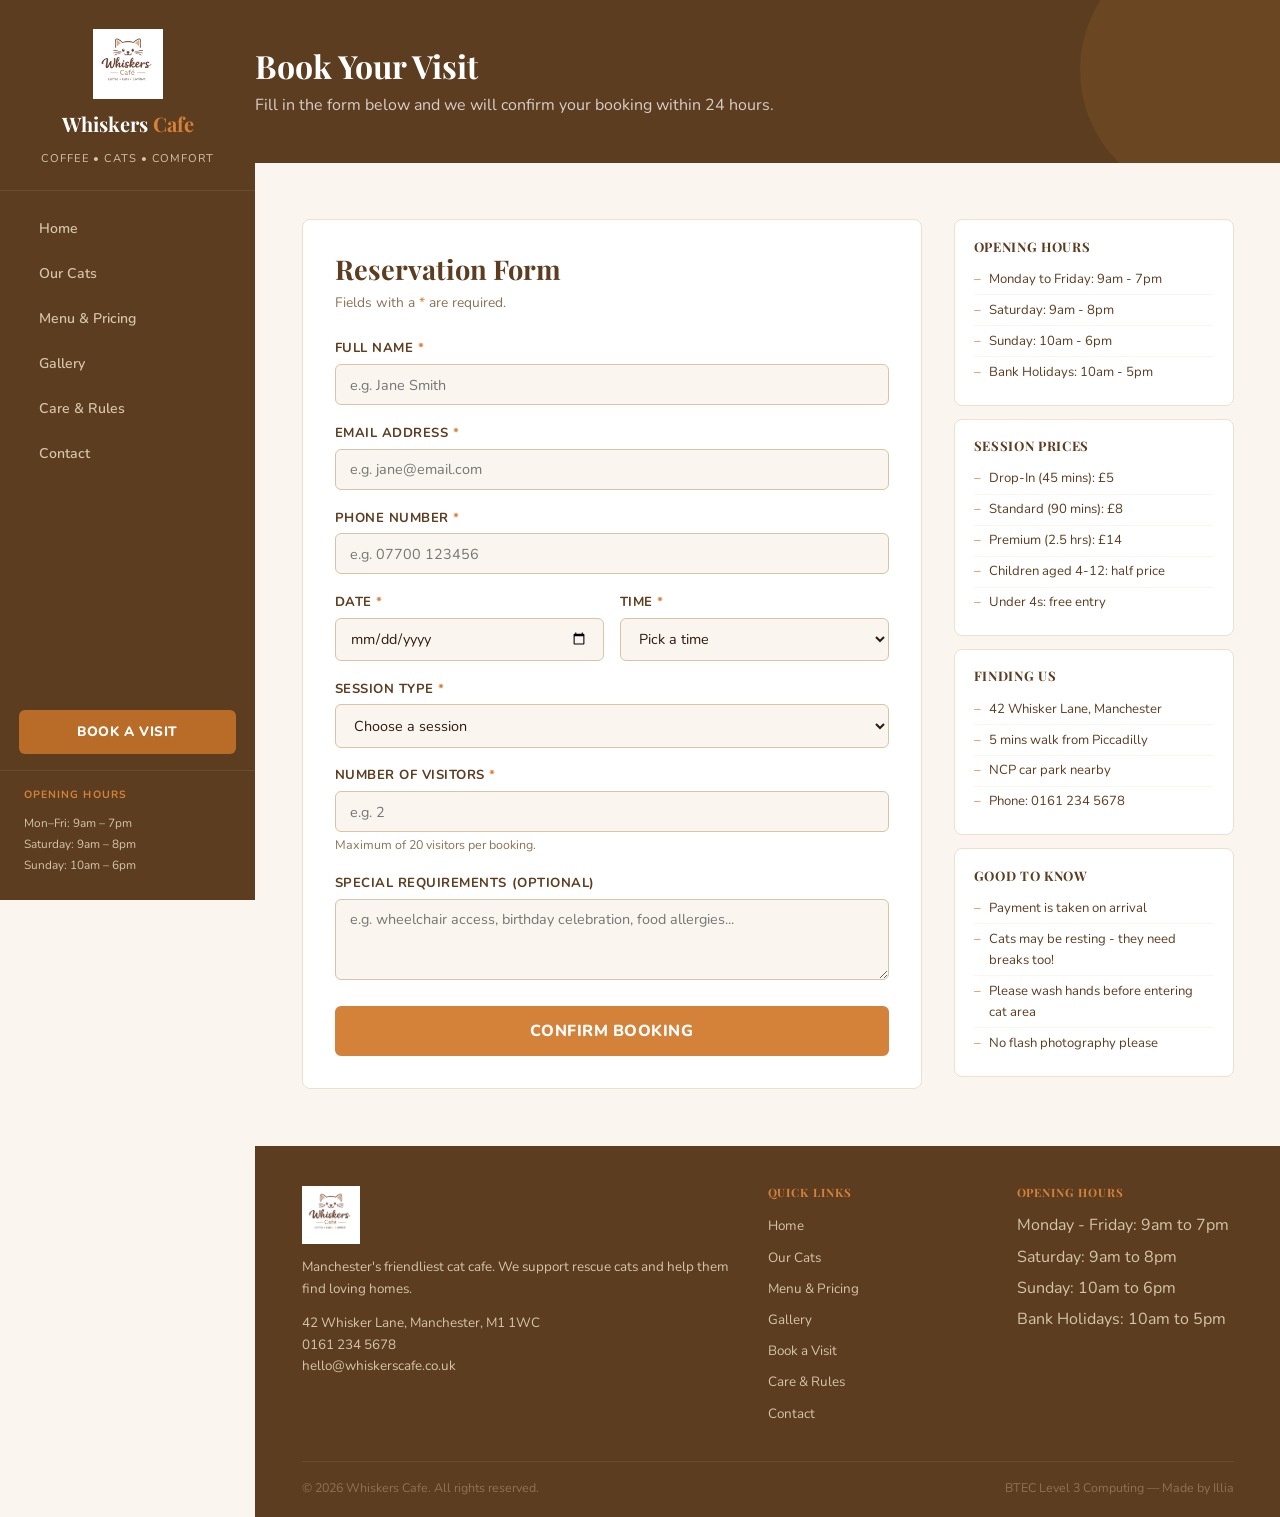
<file: booking-alt2.html>
<!DOCTYPE html>
<html lang="en">
<head>
  <meta charset="UTF-8" />
  <meta name="viewport" content="width=device-width, initial-scale=1.0" />
  <title>Book a Visit - Whiskers Cafe</title>
  <meta name="description" content="Book a visit to Whiskers Cafe in Manchester. Choose your date, time and session type online." />
  <link rel="preconnect" href="https://fonts.googleapis.com" />
  <link rel="preconnect" href="https://fonts.gstatic.com" crossorigin />
  <link href="https://fonts.googleapis.com/css2?family=Playfair+Display:wght@400;700&family=Nunito:wght@400;600;700;800&display=swap" rel="stylesheet" />
  <link rel="stylesheet" href="style-alt2.css" />
</head>
<body>

<button class="hamburger" id="hamburger" aria-controls="sidebar" aria-expanded="false" aria-label="Open navigation menu">
  <span></span><span></span><span></span>
</button>

<div class="sidebar-overlay" id="sidebarOverlay"></div>

<nav class="sidebar" id="sidebar" role="navigation" aria-label="Main navigation">
  <div class="sidebar-brand">
    <a href="index.html" aria-label="Go to Whiskers Cafe home page">
      <img src="СafeLogoW.jpg" alt="Whiskers Cafe logo" />
    </a>
    <div class="sidebar-brand-name">Whiskers <span>Cafe</span></div>
    <div class="sidebar-tagline">Coffee &bull; Cats &bull; Comfort</div>
  </div>
  <div class="sidebar-nav">
    <a href="index.html"><span class="nav-icon"></span> Home</a>
    <a href="cats-alt2.html"><span class="nav-icon"></span> Our Cats</a>
    <a href="menu-alt2.html"><span class="nav-icon"></span> Menu &amp; Pricing</a>
    <a href="gallery-alt2.html"><span class="nav-icon"></span> Gallery</a>
    <a href="rules-alt2.html"><span class="nav-icon"></span> Care &amp; Rules</a>
    <a href="contact-alt2.html"><span class="nav-icon"></span> Contact</a>
  </div>
  <div class="sidebar-book"><a href="booking-alt2.html" style="background: #b96c28;">Book a Visit</a></div>
  <div class="sidebar-hours">
    <h5>Opening Hours</h5>
    <p>Mon–Fri: 9am – 7pm</p>
    <p>Saturday: 9am – 8pm</p>
    <p>Sunday: 10am – 6pm</p>
  </div>
</nav>

<div class="page-wrap">
<main>

  <header class="page-header">
    <h1>Book Your Visit</h1>
    <p>Fill in the form below and we will confirm your booking within 24 hours.</p>
  </header>

  <section class="section" aria-labelledby="bookingHeading">
    <div class="container">
      <div class="booking-wrap">
        <div class="form-box">
          <h2 id="bookingHeading">Reservation Form</h2>
          <p>Fields with a <span style="color: var(--orange);" aria-hidden="true">*</span> are required.</p>

          <form id="bookingForm" novalidate aria-label="Table booking form">

            <div class="form-group">
              <label for="name">Full Name <span class="req" aria-hidden="true">*</span></label>
              <input type="text" id="name" name="name" class="form-control"
                     placeholder="e.g. Jane Smith" autocomplete="name"
                     required aria-required="true" aria-describedby="nameErr" />
              <span class="err-msg" id="nameErr" role="alert"></span>
            </div>

            <div class="form-group">
              <label for="email">Email Address <span class="req" aria-hidden="true">*</span></label>
              <input type="email" id="email" name="email" class="form-control"
                     placeholder="e.g. jane@email.com" autocomplete="email"
                     required aria-required="true" aria-describedby="emailErr" />
              <span class="err-msg" id="emailErr" role="alert"></span>
            </div>

            <div class="form-group">
              <label for="phone">Phone Number <span class="req" aria-hidden="true">*</span></label>
              <input type="tel" id="phone" name="phone" class="form-control"
                     placeholder="e.g. 07700 123456" autocomplete="tel"
                     required aria-required="true" aria-describedby="phoneErr" />
              <span class="err-msg" id="phoneErr" role="alert"></span>
            </div>

            <div class="two-col">
              <div class="form-group">
                <label for="date">Date <span class="req" aria-hidden="true">*</span></label>
                <input type="date" id="date" name="date" class="form-control"
                       required aria-required="true" aria-describedby="dateErr" />
                <span class="err-msg" id="dateErr" role="alert"></span>
              </div>
              <div class="form-group">
                <label for="time">Time <span class="req" aria-hidden="true">*</span></label>
                <select id="time" name="time" class="form-control"
                        required aria-required="true" aria-describedby="timeErr">
                  <option value="">Pick a time</option>
                  <option value="09:00">9:00 AM</option>
                  <option value="10:30">10:30 AM</option>
                  <option value="12:00">12:00 PM</option>
                  <option value="13:30">1:30 PM</option>
                  <option value="15:00">3:00 PM</option>
                  <option value="16:30">4:30 PM</option>
                  <option value="18:00">6:00 PM</option>
                </select>
                <span class="err-msg" id="timeErr" role="alert"></span>
              </div>
            </div>

            <div class="form-group">
              <label for="session">Session Type <span class="req" aria-hidden="true">*</span></label>
              <select id="session" name="session" class="form-control"
                      required aria-required="true" aria-describedby="sessionErr">
                <option value="">Choose a session</option>
                <option value="dropin">Drop-In (45 mins) - &pound;5 per person</option>
                <option value="standard">Standard (90 mins) - &pound;8 per person</option>
                <option value="premium">Premium (2.5 hours) - &pound;14 per person</option>
              </select>
              <span class="err-msg" id="sessionErr" role="alert"></span>
            </div>

            <div class="form-group">
              <label for="visitors">Number of Visitors <span class="req" aria-hidden="true">*</span></label>
              <input type="number" id="visitors" name="visitors" class="form-control"
                     placeholder="e.g. 2" min="1" max="20"
                     required aria-required="true"
                     aria-describedby="visitorsErr visitorsHint" />
              <span id="visitorsHint" style="font-size: 0.78rem; color: var(--text-light); display: block; margin-top: 0.2rem;">
                Maximum of 20 visitors per booking.
              </span>
              <span class="err-msg" id="visitorsErr" role="alert"></span>
            </div>

            <div class="form-group">
              <label for="requirements">Special Requirements (optional)</label>
              <textarea id="requirements" name="requirements" class="form-control" rows="3"
                        placeholder="e.g. wheelchair access, birthday celebration, food allergies..."></textarea>
            </div>

            <button type="submit" id="submitBtn" class="btn btn-primary"
                    style="width: 100%; font-size: 1rem; padding: 0.75rem;">
              Confirm Booking
            </button>

            <div class="success-box" id="successBox" role="alert" tabindex="-1">
              <p style="font-size: 1.8rem; margin-bottom: 0.3rem;" aria-hidden="true">🎉</p>
              <h3>Booking Received!</h3>
              <p>Thanks! We will send a confirmation to your email within 24 hours. We cant wait to see you!</p>
            </div>

          </form>
        </div>

        <aside aria-label="Useful booking information">
          <div class="info-box">
            <h4>Opening Hours</h4>
            <ul>
              <li>Monday to Friday: 9am - 7pm</li>
              <li>Saturday: 9am - 8pm</li>
              <li>Sunday: 10am - 6pm</li>
              <li>Bank Holidays: 10am - 5pm</li>
            </ul>
          </div>
          <div class="info-box">
            <h4>Session Prices</h4>
            <ul>
              <li>Drop-In (45 mins): &pound;5</li>
              <li>Standard (90 mins): &pound;8</li>
              <li>Premium (2.5 hrs): &pound;14</li>
              <li>Children aged 4-12: half price</li>
              <li>Under 4s: free entry</li>
            </ul>
          </div>
          <div class="info-box">
            <h4>Finding Us</h4>
            <ul>
              <li>42 Whisker Lane, Manchester</li>
              <li>5 mins walk from Piccadilly</li>
              <li>NCP car park nearby</li>
              <li>Phone: 0161 234 5678</li>
            </ul>
          </div>
          <div class="info-box">
            <h4>Good to Know</h4>
            <ul>
              <li>Payment is taken on arrival</li>
              <li>Cats may be resting - they need breaks too!</li>
              <li>Please wash hands before entering cat area</li>
              <li>No flash photography please</li>
            </ul>
          </div>
        </aside>

      </div>
    </div>
  </section>

</main>

<footer class="footer" role="contentinfo">
  <div class="container">
    <div class="footer-grid">
      <div>
        <img src="СafeLogoW.jpg" alt="Whiskers Cafe logo" class="footer-logo" />
        <p>Manchester's friendliest cat cafe. We support rescue cats and help them find loving homes.</p>
        <p style="margin-top: 0.6rem;">
           42 Whisker Lane, Manchester, M1 1WC<br>
           0161 234 5678<br>
           hello@whiskerscafe.co.uk
        </p>
      </div>
      <div>
        <h4>Quick Links</h4>
        <ul>
          <li><a href="index.html">Home</a></li>
          <li><a href="cats-alt2.html">Our Cats</a></li>
          <li><a href="menu-alt2.html">Menu &amp; Pricing</a></li>
          <li><a href="gallery-alt2.html">Gallery</a></li>
          <li><a href="booking-alt2.html">Book a Visit</a></li>
          <li><a href="rules-alt2.html">Care &amp; Rules</a></li>
          <li><a href="contact-alt2.html">Contact</a></li>
        </ul>
      </div>
      <div>
        <h4>Opening Hours</h4>
        <ul>
          <li>Monday - Friday: 9am to 7pm</li>
          <li>Saturday: 9am to 8pm</li>
          <li>Sunday: 10am to 6pm</li>
          <li>Bank Holidays: 10am to 5pm</li>
        </ul>
      </div>
    </div>
    <div class="footer-bottom">
      <span>&copy; 2026 Whiskers Cafe. All rights reserved.</span>
      <span>BTEC Level 3 Computing &mdash; Made by Illia</span>
    </div>
  </div>
</footer>
</div>

<script src="script-alt2.js"></script>
</body>
</html>
</file>
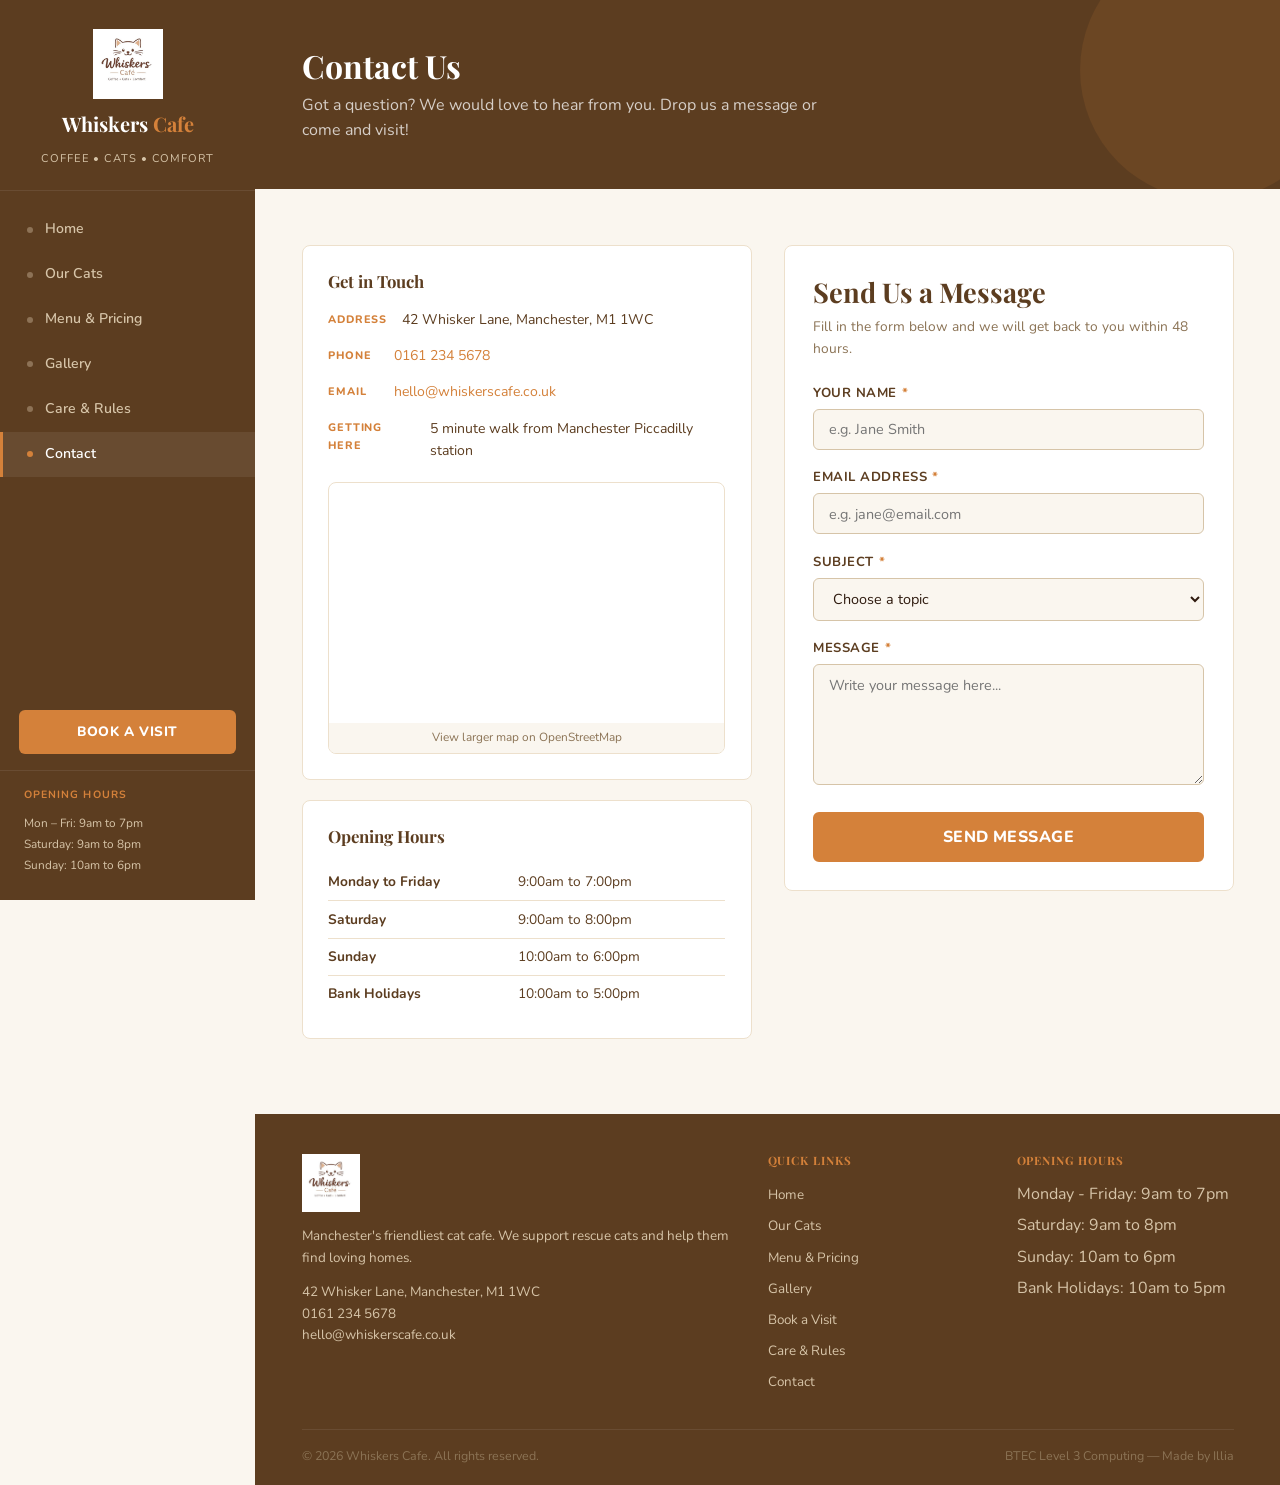
<file: contact-alt2.html>
<!DOCTYPE html>
<html lang="en">
<head>
  <meta charset="UTF-8" />
  <meta name="viewport" content="width=device-width, initial-scale=1.0" />
  <title>Contact Us - Whiskers Cafe</title>
  <meta name="description" content="Get in touch with Whiskers Cafe in Manchester. Find our address, phone number, email and opening hours." />
  <link rel="preconnect" href="https://fonts.googleapis.com" />
  <link rel="preconnect" href="https://fonts.gstatic.com" crossorigin />
  <link href="https://fonts.googleapis.com/css2?family=Playfair+Display:wght@400;700&family=Nunito:wght@400;600;700;800&display=swap" rel="stylesheet" />
  <link rel="stylesheet" href="style-alt2.css" />
</head>
<body>
<button class="hamburger" id="hamburger" aria-controls="sidebar" aria-expanded="false" aria-label="Open navigation menu"><span></span><span></span><span></span></button>
<div class="sidebar-overlay" id="sidebarOverlay"></div>
<nav class="sidebar" id="sidebar" role="navigation" aria-label="Main navigation">
  <div class="sidebar-brand"><a href="index.html"><img src="СafeLogoW.jpg" alt="Whiskers Cafe logo" /></a><div class="sidebar-brand-name">Whiskers <span>Cafe</span></div><div class="sidebar-tagline">Coffee &bull; Cats &bull; Comfort</div></div>
  <div class="sidebar-nav">
    <a href="index.html"><span class="nav-dot"></span> Home</a>
    <a href="cats-alt2.html"><span class="nav-dot"></span> Our Cats</a>
    <a href="menu-alt2.html"><span class="nav-dot"></span> Menu &amp; Pricing</a>
    <a href="gallery-alt2.html"><span class="nav-dot"></span> Gallery</a>
    <a href="rules-alt2.html"><span class="nav-dot"></span> Care &amp; Rules</a>
    <a href="contact-alt2.html" class="active" aria-current="page"><span class="nav-dot"></span> Contact</a>
  </div>
  <div class="sidebar-book"><a href="booking-alt2.html">Book a Visit</a></div>
  <div class="sidebar-hours"><h5>Opening Hours</h5><p>Mon – Fri: 9am to 7pm</p><p>Saturday: 9am to 8pm</p><p>Sunday: 10am to 6pm</p></div>
</nav>
<div class="page-wrap">
<main>

  <header class="page-header">
    <div class="container">
      <h1>Contact Us</h1>
      <p>Got a question? We would love to hear from you. Drop us a message or come and visit!</p>
    </div>
  </header>

  <section class="section" aria-labelledby="contactHeading">
    <div class="container">
      <div class="contact-layout">
        <div>
          <div class="contact-card">
            <h3>Get in Touch</h3>
            <div class="contact-row"><span class="contact-label">Address</span><span>42 Whisker Lane, Manchester, M1 1WC</span></div>
            <div class="contact-row"><span class="contact-label">Phone</span><span><a href="tel:01612345678">0161 234 5678</a></span></div>
            <div class="contact-row"><span class="contact-label">Email</span><span><a href="mailto:hello@whiskerscafe.co.uk">hello@whiskerscafe.co.uk</a></span></div>
            <div class="contact-row"><span class="contact-label">Getting here</span><span>5 minute walk from Manchester Piccadilly station</span></div>
            <div style="margin-top:1.2rem;border-radius:8px;overflow:hidden;border:1px solid var(--beige);">
              <iframe title="Map showing Whiskers Cafe location near Piccadilly Gardens, Manchester" width="100%" height="240" style="border:0;display:block;" loading="lazy" allowfullscreen src="https://www.openstreetmap.org/export/embed.html?bbox=-2.2420%2C53.4770%2C-2.2320%2C53.4820&amp;layer=mapnik&amp;marker=53.4795%2C-2.2370"></iframe>
              <a href="https://www.openstreetmap.org/?mlat=53.4795&amp;mlon=-2.2370#map=16/53.4795/-2.2370" target="_blank" rel="noopener" style="display:block;text-align:center;font-size:0.74rem;padding:0.35rem;background:var(--cream);color:var(--text-light);">View larger map on OpenStreetMap</a>
            </div>
          </div>
          <div class="contact-card">
            <h3>Opening Hours</h3>
            <table class="hours-table" aria-label="Cafe opening hours">
              <tbody>
                <tr><td>Monday to Friday</td><td>9:00am to 7:00pm</td></tr>
                <tr><td>Saturday</td><td>9:00am to 8:00pm</td></tr>
                <tr><td>Sunday</td><td>10:00am to 6:00pm</td></tr>
                <tr><td>Bank Holidays</td><td>10:00am to 5:00pm</td></tr>
              </tbody>
            </table>
          </div>
        </div>

        <div class="contact-form-box">
          <h2 id="contactHeading">Send Us a Message</h2>
          <p>Fill in the form below and we will get back to you within 48 hours.</p>
          <form id="contactForm" novalidate aria-label="Contact form">
            <div class="form-group"><label for="cname">Your Name <span class="req" aria-hidden="true">*</span></label><input type="text" id="cname" name="cname" class="form-control" placeholder="e.g. Jane Smith" autocomplete="name" required aria-required="true" aria-describedby="cnameErr" /><span class="err-msg" id="cnameErr" role="alert"></span></div>
            <div class="form-group"><label for="cemail">Email Address <span class="req" aria-hidden="true">*</span></label><input type="email" id="cemail" name="cemail" class="form-control" placeholder="e.g. jane@email.com" autocomplete="email" required aria-required="true" aria-describedby="cemailErr" /><span class="err-msg" id="cemailErr" role="alert"></span></div>
            <div class="form-group"><label for="subject">Subject <span class="req" aria-hidden="true">*</span></label><select id="subject" name="subject" class="form-control" required aria-required="true" aria-describedby="subjectErr"><option value="">Choose a topic</option><option value="general">General enquiry</option><option value="booking">Booking question</option><option value="adoption">Adoption enquiry</option><option value="feedback">Feedback</option><option value="other">Other</option></select><span class="err-msg" id="subjectErr" role="alert"></span></div>
            <div class="form-group"><label for="message">Message <span class="req" aria-hidden="true">*</span></label><textarea id="message" name="message" class="form-control" rows="5" placeholder="Write your message here..." required aria-required="true" aria-describedby="messageErr"></textarea><span class="err-msg" id="messageErr" role="alert"></span></div>
            <button type="submit" id="contactSubmitBtn" class="btn btn-primary" style="width:100%;font-size:1rem;padding:0.75rem;">Send Message</button>
            <div class="success-box" id="contactSuccess" role="alert" tabindex="-1"><h3>Message Sent!</h3><p>Thanks for getting in touch. We will reply within 48 hours.</p></div>
          </form>
        </div>
      </div>
    </div>
  </section>

</main>
<footer class="footer" role="contentinfo">
  <div class="container">
    <div class="footer-grid">
      <div><img src="СafeLogoW.jpg" alt="Whiskers Cafe logo" class="footer-logo" /><p>Manchester's friendliest cat cafe. We support rescue cats and help them find loving homes.</p><p style="margin-top:0.6rem;">42 Whisker Lane, Manchester, M1 1WC<br>0161 234 5678<br>hello@whiskerscafe.co.uk</p></div>
      <div><h4>Quick Links</h4><ul><li><a href="index.html">Home</a></li><li><a href="cats-alt2.html">Our Cats</a></li><li><a href="menu-alt2.html">Menu &amp; Pricing</a></li><li><a href="gallery-alt2.html">Gallery</a></li><li><a href="booking-alt2.html">Book a Visit</a></li><li><a href="rules-alt2.html">Care &amp; Rules</a></li><li><a href="contact-alt2.html">Contact</a></li></ul></div>
      <div><h4>Opening Hours</h4><ul><li>Monday - Friday: 9am to 7pm</li><li>Saturday: 9am to 8pm</li><li>Sunday: 10am to 6pm</li><li>Bank Holidays: 10am to 5pm</li></ul></div>
    </div>
    <div class="footer-bottom"><span>&copy; 2026 Whiskers Cafe. All rights reserved.</span><span>BTEC Level 3 Computing &mdash; Made by Illia</span></div>
  </div>
</footer>
</div>
<script src="script-alt2.js"></script>
<script>
document.addEventListener('DOMContentLoaded', function() {
  var form = document.getElementById('contactForm');
  if (!form) return;
  function checkContactField(field) {
    var value = field.value.trim(), id = field.id, errBox = document.getElementById(id + 'Err'), msg = '';
    if (field.hasAttribute('required') && value === '') msg = 'This field is required.';
    if (!msg && id === 'cemail' && value !== '') { if (!/^[^\s@]+@[^\s@]+\.[^\s@]+$/.test(value)) msg = 'Please enter a valid email address.'; }
    if (msg) { field.classList.add('is-error'); if (errBox) { errBox.textContent = msg; errBox.classList.add('show'); } return false; }
    else { field.classList.remove('is-error'); if (errBox) errBox.classList.remove('show'); return true; }
  }
  form.querySelectorAll('.form-control').forEach(function(field) { field.addEventListener('blur', function() { checkContactField(field); }); });
  form.addEventListener('submit', function(e) {
    e.preventDefault();
    var allOk = true;
    form.querySelectorAll('.form-control').forEach(function(field) { if (!checkContactField(field)) allOk = false; });
    if (allOk) { document.getElementById('contactSuccess').classList.add('show'); document.getElementById('contactSubmitBtn').textContent = 'Message Sent!'; document.getElementById('contactSubmitBtn').disabled = true; form.reset(); }
    else { var firstErr = form.querySelector('.is-error'); if (firstErr) firstErr.focus(); }
  });
});
</script>
</body>
</html>
</file>
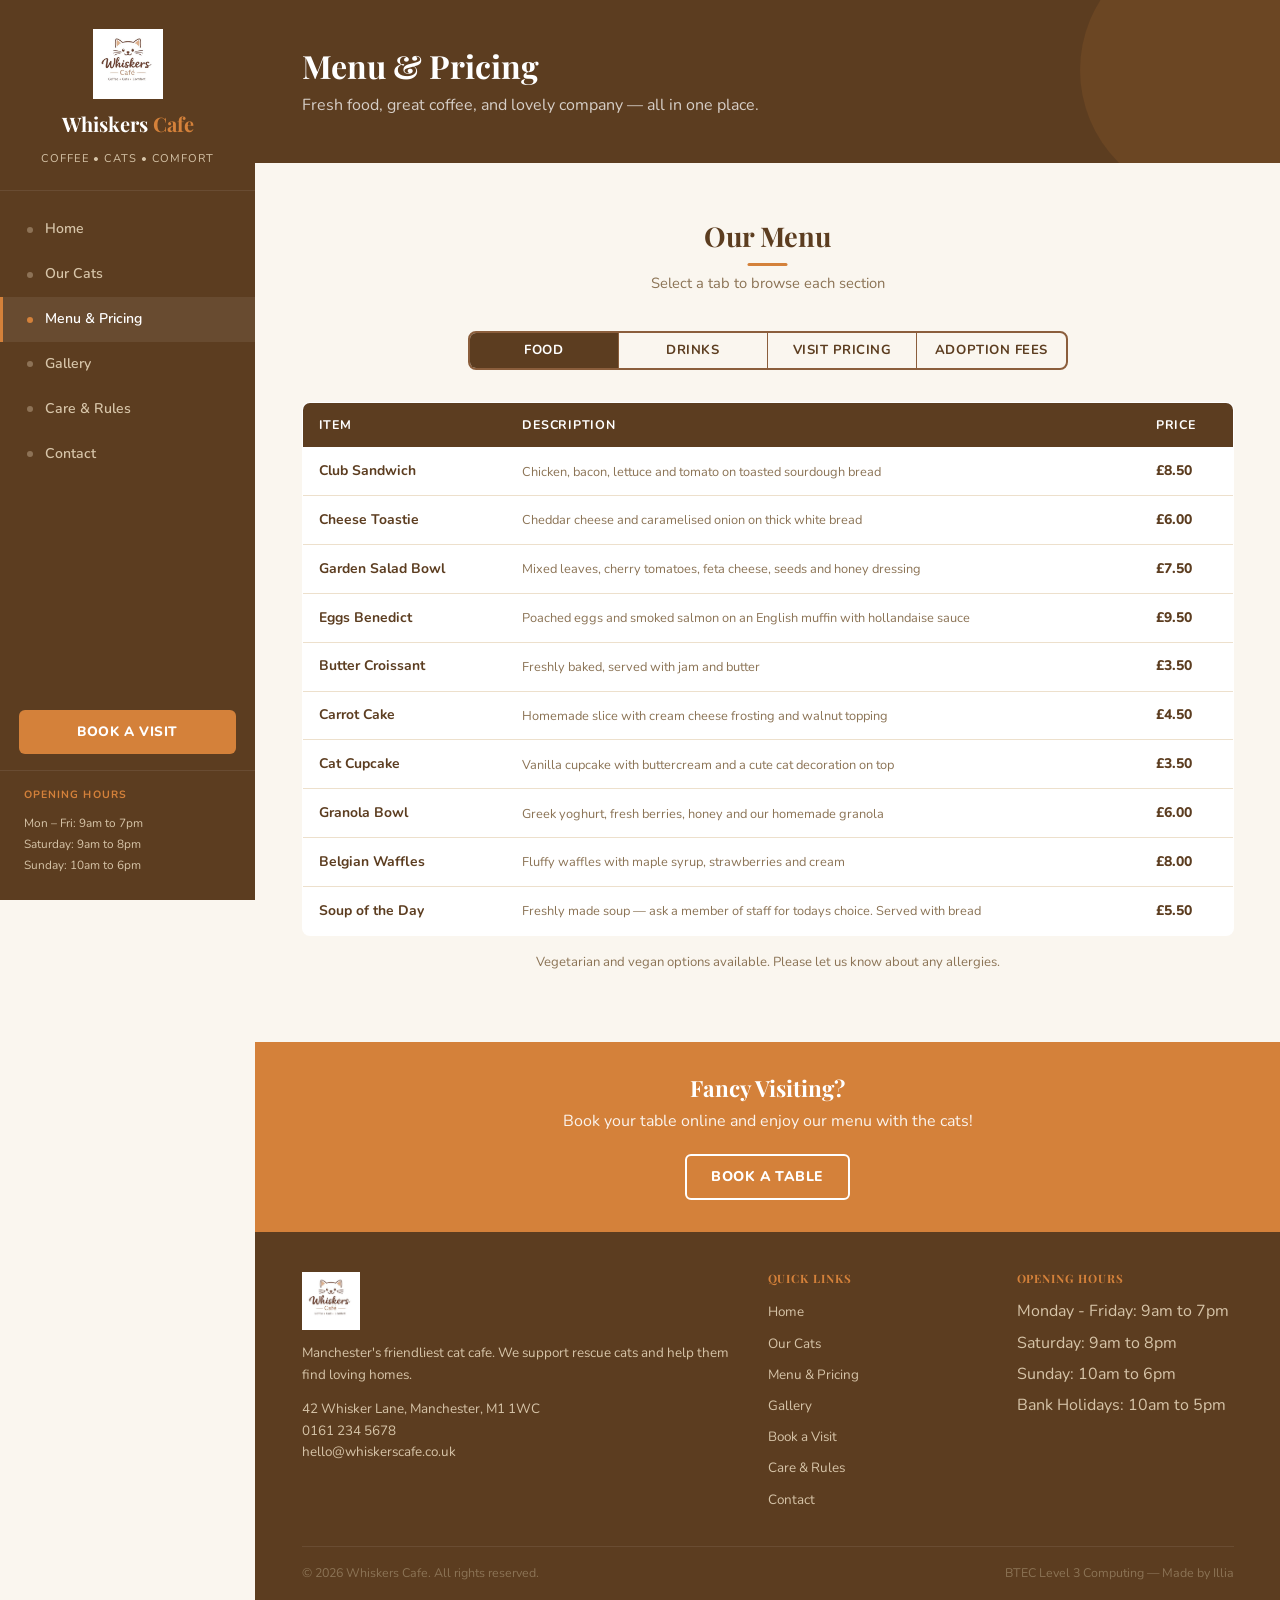
<file: menu-alt2.html>
<!DOCTYPE html>
<html lang="en">
<head>
  <meta charset="UTF-8" />
  <meta name="viewport" content="width=device-width, initial-scale=1.0" />
  <title>Menu and Pricing - Whiskers Cafe</title>
  <meta name="description" content="See the full food and drinks menu at Whiskers Cafe, plus visit pricing and adoption fees." />
  <link rel="preconnect" href="https://fonts.googleapis.com" />
  <link rel="preconnect" href="https://fonts.gstatic.com" crossorigin />
  <link href="https://fonts.googleapis.com/css2?family=Playfair+Display:wght@400;700&family=Nunito:wght@400;600;700;800&display=swap" rel="stylesheet" />
  <link rel="stylesheet" href="style-alt2.css" />
</head>
<body>
<button class="hamburger" id="hamburger" aria-controls="sidebar" aria-expanded="false" aria-label="Open navigation menu"><span></span><span></span><span></span></button>
<div class="sidebar-overlay" id="sidebarOverlay"></div>
<nav class="sidebar" id="sidebar" role="navigation" aria-label="Main navigation">
  <div class="sidebar-brand"><a href="index.html"><img src="СafeLogoW.jpg" alt="Whiskers Cafe logo" /></a><div class="sidebar-brand-name">Whiskers <span>Cafe</span></div><div class="sidebar-tagline">Coffee &bull; Cats &bull; Comfort</div></div>
  <div class="sidebar-nav">
    <a href="index.html"><span class="nav-dot"></span> Home</a>
    <a href="cats-alt2.html"><span class="nav-dot"></span> Our Cats</a>
    <a href="menu-alt2.html" class="active" aria-current="page"><span class="nav-dot"></span> Menu &amp; Pricing</a>
    <a href="gallery-alt2.html"><span class="nav-dot"></span> Gallery</a>
    <a href="rules-alt2.html"><span class="nav-dot"></span> Care &amp; Rules</a>
    <a href="contact-alt2.html"><span class="nav-dot"></span> Contact</a>
  </div>
  <div class="sidebar-book"><a href="booking-alt2.html">Book a Visit</a></div>
  <div class="sidebar-hours"><h5>Opening Hours</h5><p>Mon – Fri: 9am to 7pm</p><p>Saturday: 9am to 8pm</p><p>Sunday: 10am to 6pm</p></div>
</nav>
<div class="page-wrap">
<main>

  <header class="page-header">
    <div class="container">
      <h1>Menu &amp; Pricing</h1>
      <p>Fresh food, great coffee, and lovely company — all in one place.</p>
    </div>
  </header>

  <section class="section" aria-labelledby="menuHeading">
    <div class="container">
      <h2 class="section-title" id="menuHeading">Our Menu</h2>
      <p class="section-sub">Select a tab to browse each section</p>

      <div class="tab-btns" role="tablist" aria-label="Menu sections">
        <button class="tab-btn active" data-tab="tab-food" role="tab" aria-selected="true">Food</button>
        <button class="tab-btn" data-tab="tab-drinks" role="tab" aria-selected="false">Drinks</button>
        <button class="tab-btn" data-tab="tab-pricing" role="tab" aria-selected="false">Visit Pricing</button>
        <button class="tab-btn" data-tab="tab-adopt" role="tab" aria-selected="false">Adoption Fees</button>
      </div>

      <div class="tab-panel active" id="tab-food" role="tabpanel" aria-label="Food menu">
        <table class="menu-table" aria-label="Food items and prices">
          <thead><tr><th scope="col">Item</th><th scope="col">Description</th><th scope="col">Price</th></tr></thead>
          <tbody>
            <tr><td class="item-name">Club Sandwich</td><td><span class="item-desc">Chicken, bacon, lettuce and tomato on toasted sourdough bread</span></td><td class="item-price">&pound;8.50</td></tr>
            <tr><td class="item-name">Cheese Toastie</td><td><span class="item-desc">Cheddar cheese and caramelised onion on thick white bread</span></td><td class="item-price">&pound;6.00</td></tr>
            <tr><td class="item-name">Garden Salad Bowl</td><td><span class="item-desc">Mixed leaves, cherry tomatoes, feta cheese, seeds and honey dressing</span></td><td class="item-price">&pound;7.50</td></tr>
            <tr><td class="item-name">Eggs Benedict</td><td><span class="item-desc">Poached eggs and smoked salmon on an English muffin with hollandaise sauce</span></td><td class="item-price">&pound;9.50</td></tr>
            <tr><td class="item-name">Butter Croissant</td><td><span class="item-desc">Freshly baked, served with jam and butter</span></td><td class="item-price">&pound;3.50</td></tr>
            <tr><td class="item-name">Carrot Cake</td><td><span class="item-desc">Homemade slice with cream cheese frosting and walnut topping</span></td><td class="item-price">&pound;4.50</td></tr>
            <tr><td class="item-name">Cat Cupcake</td><td><span class="item-desc">Vanilla cupcake with buttercream and a cute cat decoration on top</span></td><td class="item-price">&pound;3.50</td></tr>
            <tr><td class="item-name">Granola Bowl</td><td><span class="item-desc">Greek yoghurt, fresh berries, honey and our homemade granola</span></td><td class="item-price">&pound;6.00</td></tr>
            <tr><td class="item-name">Belgian Waffles</td><td><span class="item-desc">Fluffy waffles with maple syrup, strawberries and cream</span></td><td class="item-price">&pound;8.00</td></tr>
            <tr><td class="item-name">Soup of the Day</td><td><span class="item-desc">Freshly made soup — ask a member of staff for todays choice. Served with bread</span></td><td class="item-price">&pound;5.50</td></tr>
          </tbody>
        </table>
        <p style="margin-top:1rem;font-size:0.82rem;color:var(--text-light);text-align:center;">Vegetarian and vegan options available. Please let us know about any allergies.</p>
      </div>

      <div class="tab-panel" id="tab-drinks" role="tabpanel" aria-label="Drinks menu">
        <table class="menu-table" aria-label="Drinks and prices">
          <thead><tr><th scope="col">Drink</th><th scope="col">Description</th><th scope="col">Price</th></tr></thead>
          <tbody>
            <tr><td class="item-name">Flat White</td><td><span class="item-desc">Double espresso with smooth steamed milk</span></td><td class="item-price">&pound;3.20</td></tr>
            <tr><td class="item-name">Cappuccino</td><td><span class="item-desc">Espresso, steamed milk and a thick foam top</span></td><td class="item-price">&pound;3.50</td></tr>
            <tr><td class="item-name">Iced Latte</td><td><span class="item-desc">Cold espresso with your choice of milk poured over ice</span></td><td class="item-price">&pound;4.00</td></tr>
            <tr><td class="item-name">Matcha Latte</td><td><span class="item-desc">Quality matcha powder with steamed oat milk</span></td><td class="item-price">&pound;4.20</td></tr>
            <tr><td class="item-name">Hot Chocolate</td><td><span class="item-desc">Rich Belgian chocolate with steamed milk and marshmallows</span></td><td class="item-price">&pound;4.00</td></tr>
            <tr><td class="item-name">Loose Leaf Tea</td><td><span class="item-desc">Choose from English Breakfast, Earl Grey, Chamomile or Green Tea</span></td><td class="item-price">&pound;2.80</td></tr>
            <tr><td class="item-name">Berry Smoothie</td><td><span class="item-desc">Blended strawberry, raspberry, banana and oat milk</span></td><td class="item-price">&pound;5.00</td></tr>
            <tr><td class="item-name">Orange Juice</td><td><span class="item-desc">Freshly squeezed orange juice served with ice</span></td><td class="item-price">&pound;3.50</td></tr>
          </tbody>
        </table>
        <p style="margin-top:1rem;font-size:0.82rem;color:var(--text-light);text-align:center;">All drinks can be made with whole, semi-skimmed, oat, soy, almond or coconut milk. Alternative milks 30p extra.</p>
      </div>

      <div class="tab-panel" id="tab-pricing" role="tabpanel" aria-label="Visit pricing">
        <div class="pricing-grid">
          <div class="pricing-card">
            <h3>Drop-In</h3>
            <div class="price-amount">&pound;5 <small>per person</small></div>
            <span class="price-label">No booking needed</span>
            <div class="price-divider"></div>
            <ul class="price-features">
              <li>45 minute session</li>
              <li>Access to cat areas</li>
              <li>Welcome drink included</li>
            </ul>
          </div>
          <div class="pricing-card highlight">
            <h3>Standard Visit</h3>
            <div class="price-amount">&pound;8 <small>per person</small></div>
            <span class="price-label">Most popular option</span>
            <div class="price-divider"></div>
            <ul class="price-features">
              <li>90 minute session</li>
              <li>Access to all cat areas</li>
              <li>Welcome drink included</li>
              <li>Cat treats to give out</li>
              <li>Priority booking</li>
            </ul>
          </div>
          <div class="pricing-card">
            <h3>Premium Visit</h3>
            <div class="price-amount">&pound;14 <small>per person</small></div>
            <span class="price-label">Best for cat lovers</span>
            <div class="price-divider"></div>
            <ul class="price-features">
              <li>2.5 hour session</li>
              <li>Private play area access</li>
              <li>Drink and snack included</li>
              <li>Cat treats to give out</li>
              <li>Guided introduction to cats</li>
              <li>Souvenir paw-print card</li>
            </ul>
          </div>
          <div class="pricing-card">
            <h3>Children</h3>
            <div class="price-amount">Half price</div>
            <span class="price-label">Ages 4 to 12</span>
            <div class="price-divider"></div>
            <ul class="price-features">
              <li>50% off any session</li>
              <li>Under 4s get in free</li>
              <li>Must be with an adult</li>
              <li>Kids welcome pack</li>
            </ul>
          </div>
        </div>
      </div>

      <div class="tab-panel" id="tab-adopt" role="tabpanel" aria-label="Adoption fees">
        <table class="menu-table" aria-label="Cat adoption fees">
          <thead><tr><th scope="col">Category</th><th scope="col">Whats Included</th><th scope="col">Fee</th></tr></thead>
          <tbody>
            <tr><td class="item-name">Kitten (under 12 months)</td><td><span class="item-desc">Vaccinations, microchip, neutering and 4 weeks pet insurance</span></td><td class="item-price">&pound;95</td></tr>
            <tr><td class="item-name">Adult Cat (1 to 7 years)</td><td><span class="item-desc">Vaccinations, microchip, neutering and 4 weeks pet insurance</span></td><td class="item-price">&pound;65 – &pound;95</td></tr>
            <tr><td class="item-name">Senior Cat (8 years or older)</td><td><span class="item-desc">Vaccinations, microchip, neutering and 4 weeks pet insurance</span></td><td class="item-price">&pound;50</td></tr>
          </tbody>
        </table>
        <p style="margin-top:1rem;font-size:0.82rem;color:var(--text-light);text-align:center;">All fees go towards the care of our rescue cats. For more info email adopt@whiskerscafe.co.uk</p>
      </div>
    </div>
  </section>

  <div class="info-strip"><div class="container"><h2>Fancy Visiting?</h2><p style="margin-bottom:1.2rem;">Book your table online and enjoy our menu with the cats!</p><a href="booking-alt2.html" class="btn btn-white">Book a Table</a></div></div>

</main>
<footer class="footer" role="contentinfo">
  <div class="container">
    <div class="footer-grid">
      <div><img src="СafeLogoW.jpg" alt="Whiskers Cafe logo" class="footer-logo" /><p>Manchester's friendliest cat cafe. We support rescue cats and help them find loving homes.</p><p style="margin-top:0.6rem;">42 Whisker Lane, Manchester, M1 1WC<br>0161 234 5678<br>hello@whiskerscafe.co.uk</p></div>
      <div><h4>Quick Links</h4><ul><li><a href="index.html">Home</a></li><li><a href="cats-alt2.html">Our Cats</a></li><li><a href="menu-alt2.html">Menu &amp; Pricing</a></li><li><a href="gallery-alt2.html">Gallery</a></li><li><a href="booking-alt2.html">Book a Visit</a></li><li><a href="rules-alt2.html">Care &amp; Rules</a></li><li><a href="contact-alt2.html">Contact</a></li></ul></div>
      <div><h4>Opening Hours</h4><ul><li>Monday - Friday: 9am to 7pm</li><li>Saturday: 9am to 8pm</li><li>Sunday: 10am to 6pm</li><li>Bank Holidays: 10am to 5pm</li></ul></div>
    </div>
    <div class="footer-bottom"><span>&copy; 2026 Whiskers Cafe. All rights reserved.</span><span>BTEC Level 3 Computing &mdash; Made by Illia</span></div>
  </div>
</footer>
</div>
<script src="script-alt2.js"></script>
</body>
</html>
</file>
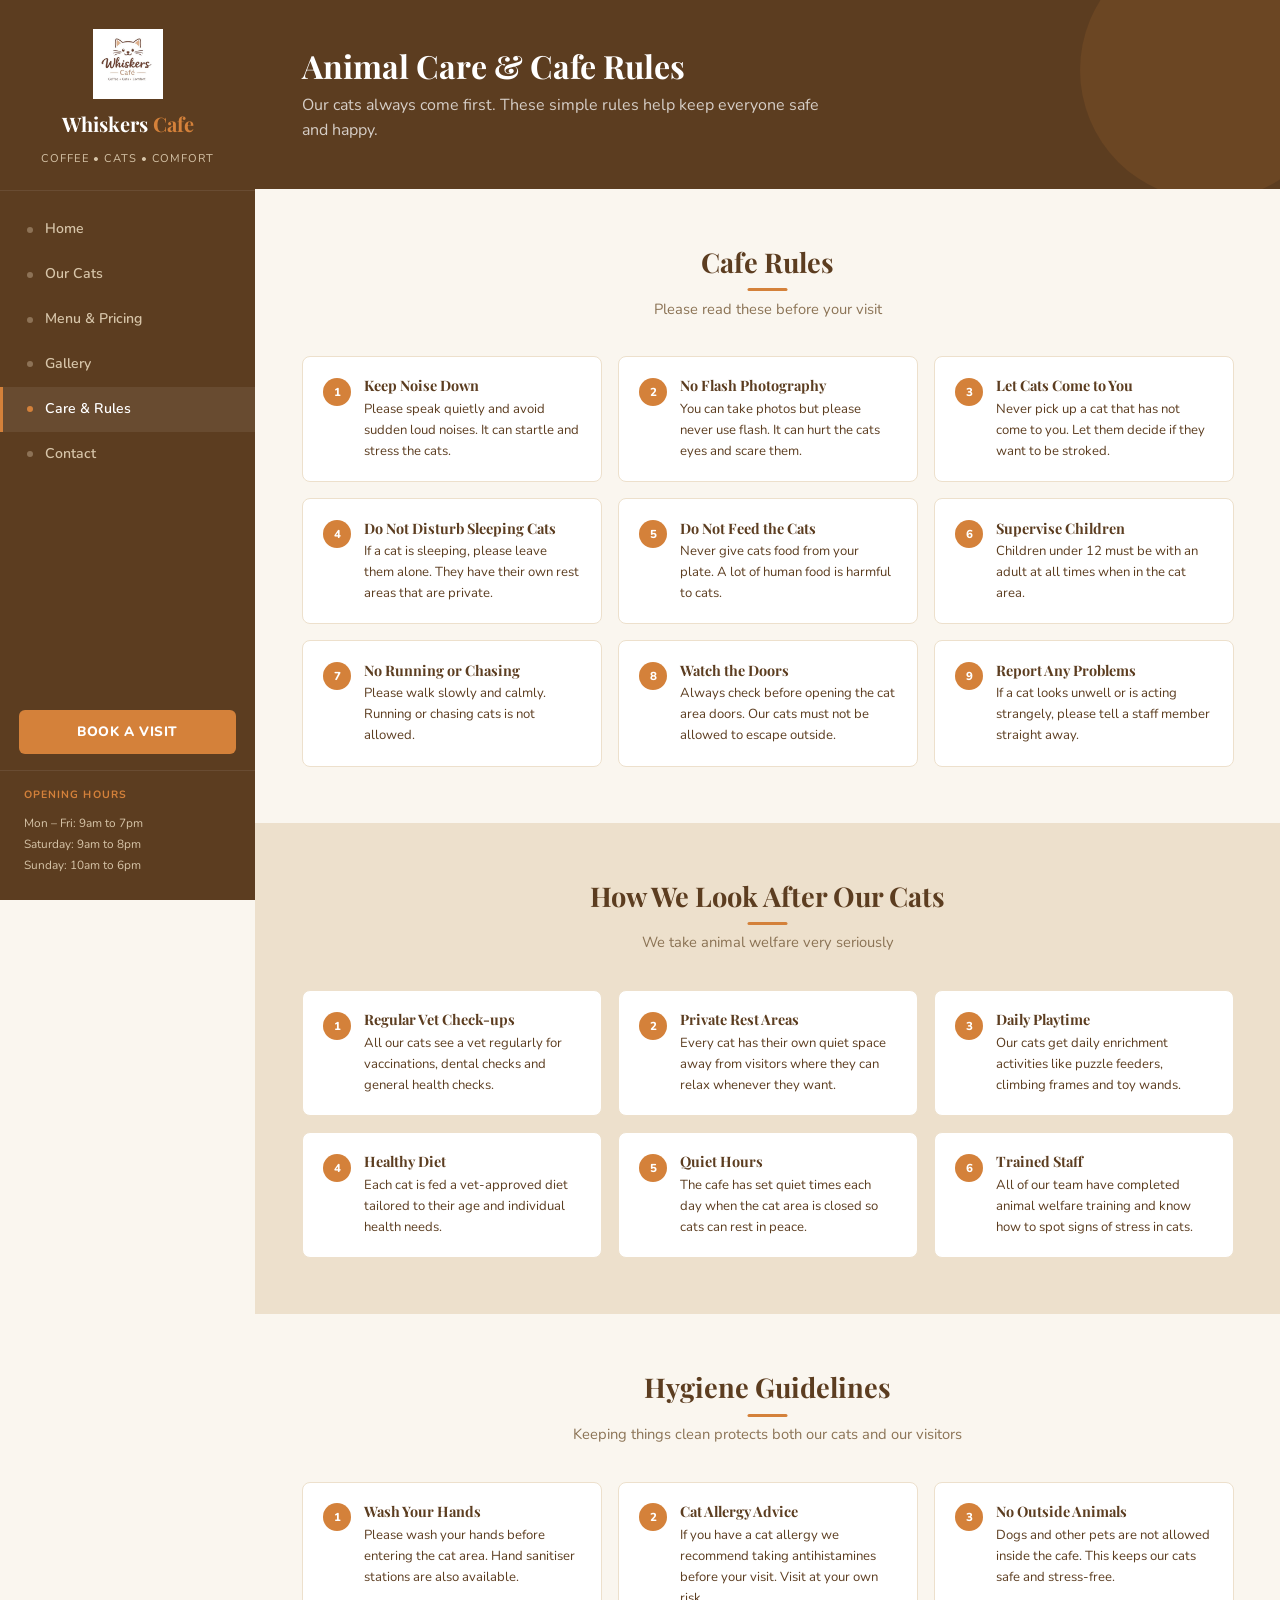
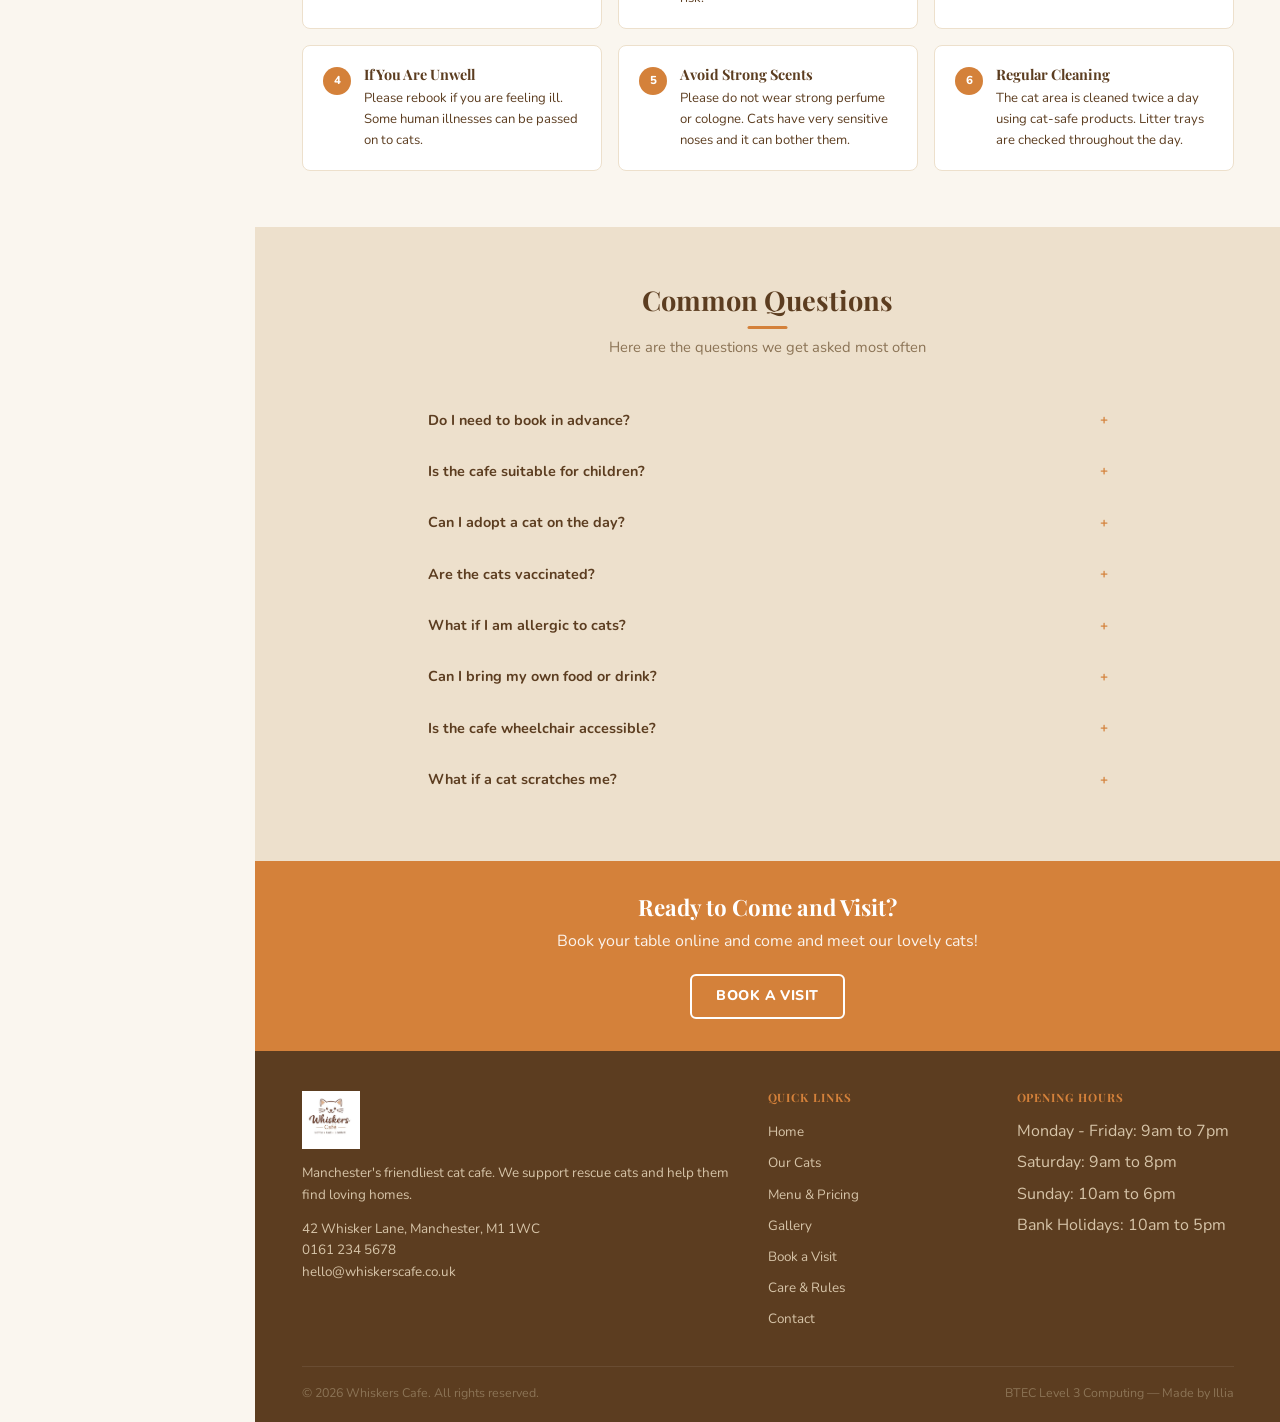
<file: rules-alt2.html>
<!DOCTYPE html>
<html lang="en">
<head>
  <meta charset="UTF-8" />
  <meta name="viewport" content="width=device-width, initial-scale=1.0" />
  <title>Care and Rules - Whiskers Cafe</title>
  <meta name="description" content="Read about Whiskers Cafe's cat welfare guidelines, cafe rules, hygiene info and answers to common questions." />
  <link rel="preconnect" href="https://fonts.googleapis.com" />
  <link rel="preconnect" href="https://fonts.gstatic.com" crossorigin />
  <link href="https://fonts.googleapis.com/css2?family=Playfair+Display:wght@400;700&family=Nunito:wght@400;600;700;800&display=swap" rel="stylesheet" />
  <link rel="stylesheet" href="style-alt2.css" />
</head>
<body>
<button class="hamburger" id="hamburger" aria-controls="sidebar" aria-expanded="false" aria-label="Open navigation menu"><span></span><span></span><span></span></button>
<div class="sidebar-overlay" id="sidebarOverlay"></div>
<nav class="sidebar" id="sidebar" role="navigation" aria-label="Main navigation">
  <div class="sidebar-brand"><a href="index.html"><img src="СafeLogoW.jpg" alt="Whiskers Cafe logo" /></a><div class="sidebar-brand-name">Whiskers <span>Cafe</span></div><div class="sidebar-tagline">Coffee &bull; Cats &bull; Comfort</div></div>
  <div class="sidebar-nav">
    <a href="index.html"><span class="nav-dot"></span> Home</a>
    <a href="cats-alt2.html"><span class="nav-dot"></span> Our Cats</a>
    <a href="menu-alt2.html"><span class="nav-dot"></span> Menu &amp; Pricing</a>
    <a href="gallery-alt2.html"><span class="nav-dot"></span> Gallery</a>
    <a href="rules-alt2.html" class="active" aria-current="page"><span class="nav-dot"></span> Care &amp; Rules</a>
    <a href="contact-alt2.html"><span class="nav-dot"></span> Contact</a>
  </div>
  <div class="sidebar-book"><a href="booking-alt2.html">Book a Visit</a></div>
  <div class="sidebar-hours"><h5>Opening Hours</h5><p>Mon – Fri: 9am to 7pm</p><p>Saturday: 9am to 8pm</p><p>Sunday: 10am to 6pm</p></div>
</nav>
<div class="page-wrap">
<main>

  <header class="page-header">
    <div class="container">
      <h1>Animal Care &amp; Cafe Rules</h1>
      <p>Our cats always come first. These simple rules help keep everyone safe and happy.</p>
    </div>
  </header>

  <section class="section" aria-labelledby="rulesHeading">
    <div class="container">
      <h2 class="section-title" id="rulesHeading">Cafe Rules</h2>
      <p class="section-sub">Please read these before your visit</p>
      <div class="rules-grid">
        <div class="rule-card"><div class="rule-num">1</div><div class="rule-body"><h3>Keep Noise Down</h3><p>Please speak quietly and avoid sudden loud noises. It can startle and stress the cats.</p></div></div>
        <div class="rule-card"><div class="rule-num">2</div><div class="rule-body"><h3>No Flash Photography</h3><p>You can take photos but please never use flash. It can hurt the cats eyes and scare them.</p></div></div>
        <div class="rule-card"><div class="rule-num">3</div><div class="rule-body"><h3>Let Cats Come to You</h3><p>Never pick up a cat that has not come to you. Let them decide if they want to be stroked.</p></div></div>
        <div class="rule-card"><div class="rule-num">4</div><div class="rule-body"><h3>Do Not Disturb Sleeping Cats</h3><p>If a cat is sleeping, please leave them alone. They have their own rest areas that are private.</p></div></div>
        <div class="rule-card"><div class="rule-num">5</div><div class="rule-body"><h3>Do Not Feed the Cats</h3><p>Never give cats food from your plate. A lot of human food is harmful to cats.</p></div></div>
        <div class="rule-card"><div class="rule-num">6</div><div class="rule-body"><h3>Supervise Children</h3><p>Children under 12 must be with an adult at all times when in the cat area.</p></div></div>
        <div class="rule-card"><div class="rule-num">7</div><div class="rule-body"><h3>No Running or Chasing</h3><p>Please walk slowly and calmly. Running or chasing cats is not allowed.</p></div></div>
        <div class="rule-card"><div class="rule-num">8</div><div class="rule-body"><h3>Watch the Doors</h3><p>Always check before opening the cat area doors. Our cats must not be allowed to escape outside.</p></div></div>
        <div class="rule-card"><div class="rule-num">9</div><div class="rule-body"><h3>Report Any Problems</h3><p>If a cat looks unwell or is acting strangely, please tell a staff member straight away.</p></div></div>
      </div>
    </div>
  </section>

  <section class="section section-alt" aria-labelledby="welfareHeading">
    <div class="container">
      <h2 class="section-title" id="welfareHeading">How We Look After Our Cats</h2>
      <p class="section-sub">We take animal welfare very seriously</p>
      <div class="rules-grid">
        <div class="rule-card"><div class="rule-num">1</div><div class="rule-body"><h3>Regular Vet Check-ups</h3><p>All our cats see a vet regularly for vaccinations, dental checks and general health checks.</p></div></div>
        <div class="rule-card"><div class="rule-num">2</div><div class="rule-body"><h3>Private Rest Areas</h3><p>Every cat has their own quiet space away from visitors where they can relax whenever they want.</p></div></div>
        <div class="rule-card"><div class="rule-num">3</div><div class="rule-body"><h3>Daily Playtime</h3><p>Our cats get daily enrichment activities like puzzle feeders, climbing frames and toy wands.</p></div></div>
        <div class="rule-card"><div class="rule-num">4</div><div class="rule-body"><h3>Healthy Diet</h3><p>Each cat is fed a vet-approved diet tailored to their age and individual health needs.</p></div></div>
        <div class="rule-card"><div class="rule-num">5</div><div class="rule-body"><h3>Quiet Hours</h3><p>The cafe has set quiet times each day when the cat area is closed so cats can rest in peace.</p></div></div>
        <div class="rule-card"><div class="rule-num">6</div><div class="rule-body"><h3>Trained Staff</h3><p>All of our team have completed animal welfare training and know how to spot signs of stress in cats.</p></div></div>
      </div>
    </div>
  </section>

  <section class="section" aria-labelledby="hygieneHeading">
    <div class="container">
      <h2 class="section-title" id="hygieneHeading">Hygiene Guidelines</h2>
      <p class="section-sub">Keeping things clean protects both our cats and our visitors</p>
      <div class="rules-grid">
        <div class="rule-card"><div class="rule-num">1</div><div class="rule-body"><h3>Wash Your Hands</h3><p>Please wash your hands before entering the cat area. Hand sanitiser stations are also available.</p></div></div>
        <div class="rule-card"><div class="rule-num">2</div><div class="rule-body"><h3>Cat Allergy Advice</h3><p>If you have a cat allergy we recommend taking antihistamines before your visit. Visit at your own risk.</p></div></div>
        <div class="rule-card"><div class="rule-num">3</div><div class="rule-body"><h3>No Outside Animals</h3><p>Dogs and other pets are not allowed inside the cafe. This keeps our cats safe and stress-free.</p></div></div>
        <div class="rule-card"><div class="rule-num">4</div><div class="rule-body"><h3>If You Are Unwell</h3><p>Please rebook if you are feeling ill. Some human illnesses can be passed on to cats.</p></div></div>
        <div class="rule-card"><div class="rule-num">5</div><div class="rule-body"><h3>Avoid Strong Scents</h3><p>Please do not wear strong perfume or cologne. Cats have very sensitive noses and it can bother them.</p></div></div>
        <div class="rule-card"><div class="rule-num">6</div><div class="rule-body"><h3>Regular Cleaning</h3><p>The cat area is cleaned twice a day using cat-safe products. Litter trays are checked throughout the day.</p></div></div>
      </div>
    </div>
  </section>

  <section class="section section-alt" id="faq" aria-labelledby="faqHeading">
    <div class="container">
      <h2 class="section-title" id="faqHeading">Common Questions</h2>
      <p class="section-sub">Here are the questions we get asked most often</p>
      <div class="faq-wrap">
        <div class="faq-item"><button class="faq-btn" aria-expanded="false">Do I need to book in advance?<span class="faq-icon" aria-hidden="true">+</span></button><div class="faq-answer"><p>We strongly recommend booking ahead, especially at weekends and during school holidays. We do sometimes have space for drop-ins but we cannot guarantee it. You can book online or call us on 0161 234 5678.</p></div></div>
        <div class="faq-item"><button class="faq-btn" aria-expanded="false">Is the cafe suitable for children?<span class="faq-icon" aria-hidden="true">+</span></button><div class="faq-answer"><p>Yes, we are very family friendly! Children are very welcome but under 12s must be with an adult at all times. Under 4s get in free. Please make sure children know how to behave gently around cats before visiting.</p></div></div>
        <div class="faq-item"><button class="faq-btn" aria-expanded="false">Can I adopt a cat on the day?<span class="faq-icon" aria-hidden="true">+</span></button><div class="faq-answer"><p>You cannot take a cat home on the same day. Our adoption process includes an application form and a home check. We recommend visiting a few times first so you can get to know the cats. Ask a staff member to start the process.</p></div></div>
        <div class="faq-item"><button class="faq-btn" aria-expanded="false">Are the cats vaccinated?<span class="faq-icon" aria-hidden="true">+</span></button><div class="faq-answer"><p>Yes, every cat is fully vaccinated, neutered and microchipped. They also have regular vet check-ups. Any cat that seems unwell is taken out of the cat area immediately and given the right care.</p></div></div>
        <div class="faq-item"><button class="faq-btn" aria-expanded="false">What if I am allergic to cats?<span class="faq-icon" aria-hidden="true">+</span></button><div class="faq-answer"><p>We cannot reduce allergen levels in the cat area. If you have a cat allergy we suggest speaking to your doctor first and taking antihistamines before you visit. Anyone with a severe cat allergy visits at their own risk.</p></div></div>
        <div class="faq-item"><button class="faq-btn" aria-expanded="false">Can I bring my own food or drink?<span class="faq-icon" aria-hidden="true">+</span></button><div class="faq-answer"><p>Sorry, outside food and drinks are not allowed in the cafe. We have a great menu with vegetarian and vegan options. If you want to bring a birthday cake please contact us in advance and we will try to help.</p></div></div>
        <div class="faq-item"><button class="faq-btn" aria-expanded="false">Is the cafe wheelchair accessible?<span class="faq-icon" aria-hidden="true">+</span></button><div class="faq-answer"><p>Yes, Whiskers Cafe is fully wheelchair accessible. We have step-free entry, accessible toilets and wide pathways throughout. Please let us know about any access needs when you book so we can make sure everything is ready for you.</p></div></div>
        <div class="faq-item"><button class="faq-btn" aria-expanded="false">What if a cat scratches me?<span class="faq-icon" aria-hidden="true">+</span></button><div class="faq-answer"><p>Our cats are well socialised and gentle but like all animals they can react if they feel scared or stressed. If you are scratched or bitten please tell a staff member straight away. We have a first aid kit and will help you. Following our rules reduces the chance of this happening.</p></div></div>
      </div>
    </div>
  </section>

  <div class="info-strip"><div class="container"><h2>Ready to Come and Visit?</h2><p style="margin-bottom:1.2rem;">Book your table online and come and meet our lovely cats!</p><a href="booking-alt2.html" class="btn btn-white">Book a Visit</a></div></div>

</main>
<footer class="footer" role="contentinfo">
  <div class="container">
    <div class="footer-grid">
      <div><img src="СafeLogoW.jpg" alt="Whiskers Cafe logo" class="footer-logo" /><p>Manchester's friendliest cat cafe. We support rescue cats and help them find loving homes.</p><p style="margin-top:0.6rem;">42 Whisker Lane, Manchester, M1 1WC<br>0161 234 5678<br>hello@whiskerscafe.co.uk</p></div>
      <div><h4>Quick Links</h4><ul><li><a href="index.html">Home</a></li><li><a href="cats-alt2.html">Our Cats</a></li><li><a href="menu-alt2.html">Menu &amp; Pricing</a></li><li><a href="gallery-alt2.html">Gallery</a></li><li><a href="booking-alt2.html">Book a Visit</a></li><li><a href="rules-alt2.html">Care &amp; Rules</a></li><li><a href="contact-alt2.html">Contact</a></li></ul></div>
      <div><h4>Opening Hours</h4><ul><li>Monday - Friday: 9am to 7pm</li><li>Saturday: 9am to 8pm</li><li>Sunday: 10am to 6pm</li><li>Bank Holidays: 10am to 5pm</li></ul></div>
    </div>
    <div class="footer-bottom"><span>&copy; 2026 Whiskers Cafe. All rights reserved.</span><span>BTEC Level 3 Computing &mdash; Made by Illia</span></div>
  </div>
</footer>
</div>
<script src="script-alt2.js"></script>
</body>
</html>
</file>
<file: style-alt2.css>
:root {
  --cream:      #FAF6EF;
  --beige:      #EDE0CC;
  --sand:       #D6C4A8;
  --brown:      #8B5E3C;
  --brown-dark: #5C3D20;
  --orange:     #D4813A;
  --text-dark:  #2E1A0E;
  --text-mid:   #5C3D20;
  --text-light: #8B7355;
  --white:      #FFFFFF;
  --sidebar-w:  255px;
}

* { box-sizing: border-box; margin: 0; padding: 0; }

body {
  font-family: 'Nunito', sans-serif;
  background: var(--cream);
  color: var(--text-dark);
  line-height: 1.6;
  display: flex;
  min-height: 100vh;
}

img  { max-width: 100%; height: auto; display: block; }
a    { color: var(--orange); text-decoration: none; }
a:hover { color: var(--brown-dark); text-decoration: underline; }
:focus-visible { outline: 3px solid var(--orange); outline-offset: 2px; }

h1, h2, h3, h4 {
  font-family: 'Playfair Display', serif;
  color: var(--brown-dark);
  line-height: 1.3;
}
h1 { font-size: 2rem; }
h2 { font-size: 1.7rem; }
h3 { font-size: 1.2rem; }
p  { color: var(--text-mid); margin-bottom: 0.8rem; }

/* SIDEBAR */
.sidebar {
  position: fixed;
  top: 0; left: 0;
  width: var(--sidebar-w);
  height: 100vh;
  background: var(--brown-dark);
  display: flex;
  flex-direction: column;
  z-index: 100;
  overflow-y: auto;
  transition: transform 0.28s;
}

.sidebar-brand {
  padding: 1.8rem 1.4rem 1.4rem;
  border-bottom: 1px solid rgba(255,255,255,0.08);
  display: flex;
  flex-direction: column;
  align-items: center;
  text-align: center;
  gap: 0.6rem;
}

.sidebar-brand img { height: 70px; width: auto; }

.sidebar-brand-name {
  font-family: 'Playfair Display', serif;
  font-size: 1.25rem;
  font-weight: 700;
  color: var(--white);
}
.sidebar-brand-name span { color: var(--orange); }

.sidebar-tagline {
  font-size: 0.7rem;
  color: var(--sand);
  letter-spacing: 0.08em;
  text-transform: uppercase;
}

.sidebar-nav {
  padding: 1rem 0;
  flex: 1;
  display: flex;
  flex-direction: column;
}

.sidebar-nav a {
  display: flex;
  align-items: center;
  gap: 0.75rem;
  padding: 0.7rem 1.5rem;
  color: var(--sand);
  font-weight: 600;
  font-size: 0.88rem;
  text-decoration: none;
  border-left: 3px solid transparent;
  transition: background 0.18s, color 0.18s, border-color 0.18s;
}

.sidebar-nav a:hover,
.sidebar-nav a.active {
  background: rgba(255,255,255,0.07);
  color: var(--white);
  border-left-color: var(--orange);
}

.sidebar-nav .nav-dot {
  width: 6px; height: 6px;
  border-radius: 50%;
  background: var(--sand);
  opacity: 0.4;
  flex-shrink: 0;
  transition: background 0.18s, opacity 0.18s;
}

.sidebar-nav a:hover .nav-dot,
.sidebar-nav a.active .nav-dot {
  background: var(--orange);
  opacity: 1;
}

.sidebar-book {
  margin: 0.5rem 1.2rem 1rem;
}

.sidebar-book a {
  display: block;
  background: var(--orange);
  color: var(--white);
  text-align: center;
  padding: 0.7rem 1rem;
  border-radius: 6px;
  font-weight: 800;
  font-size: 0.85rem;
  letter-spacing: 0.04em;
  text-transform: uppercase;
  text-decoration: none;
  transition: background 0.2s;
}
.sidebar-book a:hover { background: #b96c28; color: var(--white); text-decoration: none; }

.sidebar-hours {
  padding: 1rem 1.5rem 1.4rem;
  border-top: 1px solid rgba(255,255,255,0.08);
}

.sidebar-hours h5 {
  font-family: 'Nunito', sans-serif;
  font-size: 0.66rem;
  text-transform: uppercase;
  letter-spacing: 0.1em;
  color: var(--orange);
  margin-bottom: 0.6rem;
}

.sidebar-hours p {
  font-size: 0.74rem;
  color: var(--sand);
  margin-bottom: 0.15rem;
}

/* HAMBURGER */
.hamburger {
  display: none;
  position: fixed;
  top: 0.9rem; left: 0.9rem;
  z-index: 200;
  flex-direction: column;
  gap: 5px;
  background: var(--brown-dark);
  border: none;
  cursor: pointer;
  padding: 0.55rem 0.6rem;
  border-radius: 6px;
}
.hamburger span {
  display: block;
  width: 22px; height: 2px;
  background: var(--white);
  border-radius: 2px;
  transition: transform 0.25s, opacity 0.25s;
}
.hamburger.open span:nth-child(1) { transform: translateY(7px) rotate(45deg); }
.hamburger.open span:nth-child(2) { opacity: 0; }
.hamburger.open span:nth-child(3) { transform: translateY(-7px) rotate(-45deg); }

.sidebar-overlay {
  display: none;
  position: fixed;
  inset: 0;
  background: rgba(0,0,0,0.45);
  z-index: 90;
}

/* PAGE WRAP */
.page-wrap {
  margin-left: var(--sidebar-w);
  flex: 1;
  display: flex;
  flex-direction: column;
  min-width: 0;
}

main { flex: 1; }

.container { max-width: 980px; margin: 0 auto; padding: 0 1.5rem; }
.section    { padding: 3.5rem 0; }
.section-alt { background: var(--beige); }

.section-title {
  text-align: center;
  margin-bottom: 0.4rem;
  position: relative;
  display: inline-block;
  left: 50%;
  transform: translateX(-50%);
}

.section-title::after {
  content: '';
  display: block;
  width: 40px;
  height: 3px;
  background: var(--orange);
  border-radius: 2px;
  margin: 0.5rem auto 0;
}

.section-sub { text-align: center; color: var(--text-light); margin-bottom: 2.2rem; font-size: 0.92rem; }

/* BADGES */
.badge        { display: inline-block; padding: 0.2rem 0.7rem; border-radius: 4px; font-size: 0.72rem; font-weight: 800; text-transform: uppercase; letter-spacing: 0.04em; }
.badge-green  { background: #d4edda; color: #155724; }
.badge-yellow { background: #fff3cd; color: #856404; }
.badge-red    { background: #f8d7da; color: #721c24; }

/* BUTTONS */
.btn {
  display: inline-block;
  padding: 0.6rem 1.5rem;
  border-radius: 6px;
  font-family: 'Nunito', sans-serif;
  font-size: 0.88rem;
  font-weight: 800;
  letter-spacing: 0.03em;
  border: 2px solid transparent;
  cursor: pointer;
  text-decoration: none;
  text-transform: uppercase;
  transition: background 0.2s, color 0.2s, border-color 0.2s;
}
.btn-primary { background: var(--orange); color: var(--white); border-color: var(--orange); }
.btn-primary:hover { background: var(--brown-dark); border-color: var(--brown-dark); color: var(--white); text-decoration: none; }
.btn-outline  { background: transparent; color: var(--brown-dark); border-color: var(--brown-dark); }
.btn-outline:hover  { background: var(--brown-dark); color: var(--white); text-decoration: none; }
.btn-white   { background: transparent; color: var(--white); border-color: var(--white); }
.btn-white:hover  { background: var(--white); color: var(--brown-dark); text-decoration: none; }

/* HERO — full-width image with text overlay */
.hero {
  position: relative;
  min-height: 420px;
  display: flex;
  align-items: center;
  overflow: hidden;
}

.hero-bg {
  position: absolute;
  inset: 0;
  background-image: url('https://images.unsplash.com/photo-1574144611937-0df059b5ef3e?w=1200&q=80');
  background-size: cover;
  background-position: center;
  filter: brightness(0.35);
}

.hero-content {
  position: relative;
  z-index: 1;
  width: 100%;
  padding: 4rem 0;
}

.hero-content .container {
  display: grid;
  grid-template-columns: 1fr 340px;
  gap: 3rem;
  align-items: center;
}

.hero-text h1 {
  color: var(--white);
  font-size: 2.4rem;
  margin-bottom: 1rem;
  line-height: 1.2;
}
.hero-text h1 em { color: #F4A96A; font-style: normal; }
.hero-text p { color: rgba(255,255,255,0.82); font-size: 1rem; margin-bottom: 1.6rem; }
.hero-btns { display: flex; gap: 0.8rem; flex-wrap: wrap; }

.hero-stats {
  background: rgba(255,255,255,0.08);
  border: 1px solid rgba(255,255,255,0.15);
  border-radius: 10px;
  padding: 1.6rem;
  backdrop-filter: blur(4px);
}

.hero-stat {
  padding: 0.8rem 0;
  border-bottom: 1px solid rgba(255,255,255,0.1);
}
.hero-stat:last-child { border: none; }

.hero-stat-num {
  font-family: 'Playfair Display', serif;
  font-size: 1.8rem;
  font-weight: 700;
  color: var(--orange);
  line-height: 1;
}
.hero-stat-label {
  font-size: 0.78rem;
  color: rgba(255,255,255,0.7);
  text-transform: uppercase;
  letter-spacing: 0.06em;
  margin-top: 0.15rem;
}

/* INFO STRIP */
.info-strip { background: var(--orange); color: var(--white); text-align: center; padding: 2rem 1.2rem; }
.info-strip h2 { color: var(--white); font-size: 1.4rem; margin-bottom: 0.4rem; }
.info-strip p  { color: rgba(255,255,255,0.9); max-width: 540px; margin: 0 auto; }

/* PAGE HEADER */
.page-header {
  background: var(--brown-dark);
  color: var(--white);
  padding: 2.8rem 0;
  position: relative;
  overflow: hidden;
}
.page-header::before {
  content: '';
  position: absolute;
  right: -60px; top: -60px;
  width: 260px; height: 260px;
  border-radius: 50%;
  background: rgba(212,129,58,0.12);
}
.page-header .container { position: relative; }
.page-header h1 { color: var(--white); margin-bottom: 0.4rem; }
.page-header p  { color: rgba(255,255,255,0.75); max-width: 520px; margin: 0; }

/* FEATURE CARDS — horizontal layout */
.features-list { display: flex; flex-direction: column; gap: 1px; background: var(--beige); border-radius: 10px; overflow: hidden; border: 1px solid var(--beige); }

.feature-row {
  background: var(--white);
  display: grid;
  grid-template-columns: 64px 1fr;
  gap: 0;
  align-items: stretch;
  transition: background 0.18s;
}
.feature-row:hover { background: #fdfaf5; }

.feature-row-num {
  background: var(--brown-dark);
  color: var(--orange);
  font-family: 'Playfair Display', serif;
  font-size: 1.3rem;
  font-weight: 700;
  display: flex;
  align-items: center;
  justify-content: center;
}

.feature-row-body {
  padding: 1.1rem 1.3rem;
  border-left: 1px solid var(--beige);
}
.feature-row-body h4 { margin-bottom: 0.2rem; font-size: 0.95rem; }
.feature-row-body p  { font-size: 0.84rem; margin: 0; }

/* CAT GRID */
.cat-grid { display: grid; grid-template-columns: repeat(auto-fill, minmax(260px, 1fr)); gap: 1.4rem; }

.cat-card {
  background: var(--white);
  border-radius: 8px;
  overflow: hidden;
  border: 1px solid var(--beige);
  transition: box-shadow 0.2s, transform 0.2s;
}
.cat-card:hover { box-shadow: 0 6px 20px rgba(92,61,32,0.13); transform: translateY(-2px); }
.cat-card img   { width: 100%; height: 200px; object-fit: cover; }

.cat-card-body { padding: 1.1rem; }
.cat-card-body h3 { margin-bottom: 0.2rem; font-size: 1.05rem; }
.cat-meta  { font-size: 0.78rem; color: var(--text-light); margin-bottom: 0.4rem; text-transform: uppercase; letter-spacing: 0.04em; }
.cat-desc  { font-size: 0.85rem; color: var(--text-mid); margin-bottom: 0.9rem; font-style: italic; }
.cat-card-footer { display: flex; justify-content: space-between; align-items: center; padding-top: 0.7rem; border-top: 1px solid var(--beige); }

/* REVIEWS */
.reviews-grid { display: grid; grid-template-columns: repeat(auto-fill, minmax(260px, 1fr)); gap: 1.3rem; }

.review-card {
  background: var(--white);
  border-radius: 8px;
  padding: 1.4rem;
  border: 1px solid var(--beige);
  position: relative;
}
.review-card::before {
  content: '\201C';
  position: absolute;
  top: 0.6rem; right: 1rem;
  font-family: 'Playfair Display', serif;
  font-size: 3.5rem;
  color: var(--beige);
  line-height: 1;
}
.review-stars { color: var(--orange); margin-bottom: 0.6rem; font-size: 0.9rem; }
.review-text  { font-size: 0.87rem; color: var(--text-mid); margin-bottom: 1rem; line-height: 1.6; }
.review-author { display: flex; align-items: center; gap: 0.7rem; border-top: 1px solid var(--beige); padding-top: 0.8rem; }
.review-avatar { width: 34px; height: 34px; border-radius: 50%; background: var(--beige); display: flex; align-items: center; justify-content: center; font-size: 0.8rem; font-weight: 800; color: var(--brown-dark); flex-shrink: 0; }
.review-name  { font-weight: 700; font-size: 0.84rem; color: var(--brown-dark); }
.review-label { font-size: 0.72rem; color: var(--text-light); }

/* TABS */
.tab-btns { display: flex; gap: 0; justify-content: center; flex-wrap: wrap; margin-bottom: 2rem; border: 2px solid var(--brown); border-radius: 8px; overflow: hidden; max-width: 600px; margin-left: auto; margin-right: auto; }

.tab-btn {
  flex: 1;
  padding: 0.55rem 0.8rem;
  border: none;
  border-right: 1px solid var(--brown);
  background: transparent;
  color: var(--brown-dark);
  font-family: 'Nunito', sans-serif;
  font-weight: 700;
  font-size: 0.82rem;
  cursor: pointer;
  transition: background 0.2s, color 0.2s;
  text-transform: uppercase;
  letter-spacing: 0.04em;
}
.tab-btn:last-child { border-right: none; }
.tab-btn:hover  { background: var(--beige); }
.tab-btn.active { background: var(--brown-dark); color: var(--white); }

.tab-panel        { display: none; }
.tab-panel.active { display: block; }

/* MENU TABLE */
.menu-table { width: 100%; border-collapse: collapse; background: var(--white); border-radius: 8px; overflow: hidden; border: 1px solid var(--beige); }
.menu-table th { background: var(--brown-dark); color: var(--white); padding: 0.75rem 1rem; text-align: left; font-family: 'Nunito', sans-serif; font-size: 0.78rem; font-weight: 700; text-transform: uppercase; letter-spacing: 0.06em; }
.menu-table td { padding: 0.8rem 1rem; border-bottom: 1px solid var(--beige); font-size: 0.87rem; color: var(--text-mid); vertical-align: top; }
.menu-table tr:last-child td { border-bottom: none; }
.menu-table tr:hover td { background: var(--cream); }
.item-name  { font-weight: 700; color: var(--brown-dark); white-space: nowrap; }
.item-desc  { color: var(--text-light); font-size: 0.8rem; display: block; margin-top: 0.1rem; }
.item-price { font-weight: 800; color: var(--orange); white-space: nowrap; }

/* PRICING */
.pricing-grid { display: grid; grid-template-columns: repeat(auto-fill, minmax(200px, 1fr)); gap: 1.2rem; }

.pricing-card {
  background: var(--white);
  border-radius: 8px;
  padding: 1.5rem 1.2rem;
  text-align: center;
  border: 1px solid var(--beige);
  transition: box-shadow 0.2s;
}
.pricing-card:hover { box-shadow: 0 4px 14px rgba(92,61,32,0.1); }
.pricing-card.highlight { border: 2px solid var(--orange); }
.pricing-card h3 { margin-bottom: 0.2rem; font-size: 1rem; }
.pricing-card > p { font-size: 0.75rem; color: var(--text-light); margin-bottom: 0.4rem; }
.price-amount { font-size: 2rem; font-weight: 800; color: var(--orange); margin: 0.5rem 0 0.2rem; font-family: 'Playfair Display', serif; }
.price-amount small { font-size: 0.75rem; color: var(--text-light); font-family: 'Nunito', sans-serif; }
.price-label { font-size: 0.7rem; text-transform: uppercase; letter-spacing: 0.06em; color: var(--text-light); margin-bottom: 1rem; display: block; }
.price-divider { height: 1px; background: var(--beige); margin: 0.8rem 0; }
.price-features { list-style: none; text-align: left; }
.price-features li { padding: 0.3rem 0; font-size: 0.82rem; color: var(--text-mid); display: flex; gap: 0.5rem; align-items: flex-start; }
.price-features li::before { content: "—"; color: var(--orange); font-weight: 700; flex-shrink: 0; }

/* BOOKING */
.booking-wrap { display: grid; grid-template-columns: 1fr 280px; gap: 2rem; align-items: start; }

.form-box { background: var(--white); border-radius: 8px; padding: 2rem; border: 1px solid var(--beige); }
.form-box h2 { margin-bottom: 0.3rem; }
.form-box > p { margin-bottom: 1.5rem; font-size: 0.86rem; color: var(--text-light); }

.form-group { margin-bottom: 1.1rem; }
.form-group label { display: block; font-weight: 700; font-size: 0.82rem; color: var(--brown-dark); margin-bottom: 0.3rem; text-transform: uppercase; letter-spacing: 0.04em; }
.form-group label .req { color: var(--orange); }

.form-control {
  width: 100%;
  padding: 0.6rem 0.9rem;
  border: 1px solid var(--sand);
  border-radius: 6px;
  font-family: 'Nunito', sans-serif;
  font-size: 0.9rem;
  color: var(--text-dark);
  background: var(--cream);
  transition: border-color 0.2s, box-shadow 0.2s;
}
.form-control:focus { outline: none; border-color: var(--orange); background: var(--white); box-shadow: 0 0 0 3px rgba(212,129,58,0.12); }
.form-control.is-error { border-color: #dc3545; }

.two-col { display: grid; grid-template-columns: 1fr 1fr; gap: 1rem; }

.err-msg      { display: none; color: #dc3545; font-size: 0.76rem; margin-top: 0.25rem; }
.err-msg.show { display: block; }

.success-box      { display: none; background: #d4edda; border: 1px solid #c3e6cb; border-radius: 8px; padding: 1.2rem; text-align: center; margin-top: 1rem; }
.success-box.show { display: block; }
.success-box h3   { color: #155724; margin-bottom: 0.3rem; font-size: 1rem; }
.success-box p    { color: #155724; font-size: 0.84rem; margin: 0; }

/* INFO BOXES (booking sidebar) */
.info-box { background: var(--white); border-radius: 8px; padding: 1.1rem 1.2rem; border: 1px solid var(--beige); margin-bottom: 0.8rem; }
.info-box h4 { color: var(--brown-dark); font-size: 0.82rem; margin-bottom: 0.6rem; text-transform: uppercase; letter-spacing: 0.05em; }
.info-box ul { list-style: none; }
.info-box ul li { font-size: 0.82rem; color: var(--text-mid); padding: 0.28rem 0; border-bottom: 1px solid var(--cream); display: flex; gap: 0.5rem; }
.info-box ul li::before { content: "–"; color: var(--orange); flex-shrink: 0; }
.info-box ul li:last-child { border: none; }

/* RULES */
.rules-grid { display: grid; grid-template-columns: repeat(auto-fill, minmax(240px, 1fr)); gap: 1rem; }

.rule-card { background: var(--white); border-radius: 8px; padding: 1.2rem 1.3rem; border: 1px solid var(--beige); display: grid; grid-template-columns: 28px 1fr; gap: 0.8rem; align-items: start; }

.rule-num {
  width: 28px; height: 28px;
  border-radius: 50%;
  background: var(--orange);
  color: var(--white);
  font-weight: 800;
  font-size: 0.72rem;
  display: flex;
  align-items: center;
  justify-content: center;
  flex-shrink: 0;
  margin-top: 0.1rem;
}

.rule-body h3 { font-size: 0.9rem; margin-bottom: 0.25rem; }
.rule-body p  { font-size: 0.82rem; margin: 0; }

/* FAQ */
.faq-wrap { max-width: 680px; margin: 0 auto; }
.faq-item { border-bottom: 1px solid var(--beige); }

.faq-btn {
  width: 100%;
  background: none;
  border: none;
  padding: 0.95rem 0;
  text-align: left;
  font-family: 'Nunito', sans-serif;
  font-size: 0.9rem;
  font-weight: 700;
  color: var(--brown-dark);
  cursor: pointer;
  display: flex;
  justify-content: space-between;
  align-items: center;
  gap: 0.5rem;
}
.faq-btn:hover { color: var(--orange); }
.faq-icon { font-size: 0.85rem; flex-shrink: 0; transition: transform 0.25s; color: var(--orange); }
.faq-item.open .faq-icon { transform: rotate(45deg); }

.faq-answer { max-height: 0; overflow: hidden; transition: max-height 0.35s ease; }
.faq-item.open .faq-answer { max-height: 300px; }
.faq-answer p { padding-bottom: 1rem; font-size: 0.86rem; color: var(--text-mid); margin: 0; }

/* GALLERY */
.filter-bar { display: flex; gap: 0; justify-content: center; flex-wrap: wrap; margin-bottom: 2rem; border: 1px solid var(--sand); border-radius: 6px; overflow: hidden; max-width: 500px; margin-left: auto; margin-right: auto; }
.filter-btn { flex: 1; padding: 0.5rem 0.8rem; border: none; border-right: 1px solid var(--sand); background: var(--white); color: var(--brown-dark); font-family: 'Nunito', sans-serif; font-weight: 700; font-size: 0.8rem; cursor: pointer; transition: background 0.2s, color 0.2s; text-transform: uppercase; letter-spacing: 0.04em; }
.filter-btn:last-child { border-right: none; }
.filter-btn:hover  { background: var(--beige); }
.filter-btn.active { background: var(--brown-dark); color: var(--white); }

.gallery-grid { columns: 3; column-gap: 1rem; }
.gallery-item { break-inside: avoid; margin-bottom: 1rem; border-radius: 8px; overflow: hidden; border: 1px solid var(--beige); background: var(--white); cursor: pointer; position: relative; }
.gallery-item img { width: 100%; display: block; transition: transform 0.3s, opacity 0.3s; }
.gallery-item:hover img { transform: scale(1.04); opacity: 0.88; }
.gallery-overlay { position: absolute; inset: 0; background: rgba(46,26,14,0.6); display: flex; align-items: flex-end; padding: 0.8rem; opacity: 0; transition: opacity 0.25s; }
.gallery-item:hover .gallery-overlay { opacity: 1; }
.gallery-overlay span { color: #fff; font-size: 0.8rem; font-weight: 700; }
.gallery-item.hidden { display: none; }

/* LIGHTBOX */
.lightbox { display: none; position: fixed; inset: 0; background: rgba(0,0,0,0.9); z-index: 200; align-items: center; justify-content: center; flex-direction: column; padding: 1.5rem; }
.lightbox.open { display: flex; }
.lightbox-img { max-width: 860px; width: 100%; max-height: 70vh; object-fit: contain; border-radius: 6px; }
.lightbox-caption { color: rgba(255,255,255,0.8); margin-top: 0.8rem; font-size: 0.88rem; text-align: center; }
.lightbox-close { position: absolute; top: 1rem; right: 1.2rem; background: none; border: none; color: #fff; font-size: 2rem; cursor: pointer; line-height: 1; }
.lightbox-nav { position: absolute; top: 50%; transform: translateY(-50%); background: rgba(255,255,255,0.12); border: none; color: #fff; font-size: 1.8rem; cursor: pointer; padding: 0.5rem 0.9rem; border-radius: 5px; transition: background 0.2s; }
.lightbox-nav:hover { background: rgba(255,255,255,0.28); }
.lightbox-prev { left: 1rem; }
.lightbox-next { right: 1rem; }

/* CONTACT */
.contact-layout { display: grid; grid-template-columns: 1fr 1fr; gap: 2rem; align-items: start; }

.contact-card { background: var(--white); border-radius: 8px; padding: 1.6rem; border: 1px solid var(--beige); margin-bottom: 1.2rem; }
.contact-card h3 { margin-bottom: 1rem; font-size: 1.05rem; }

.contact-row { display: flex; gap: 0.9rem; align-items: flex-start; margin-bottom: 0.85rem; font-size: 0.88rem; color: var(--text-mid); }
.contact-label { font-size: 0.68rem; font-weight: 800; text-transform: uppercase; letter-spacing: 0.08em; color: var(--orange); min-width: 52px; padding-top: 0.1rem; }

.hours-table { width: 100%; border-collapse: collapse; }
.hours-table td { padding: 0.45rem 0; font-size: 0.86rem; color: var(--text-mid); border-bottom: 1px solid var(--beige); }
.hours-table tr:last-child td { border: none; }
.hours-table td:first-child { font-weight: 700; color: var(--brown-dark); }

.contact-form-box { background: var(--white); border-radius: 8px; padding: 1.8rem; border: 1px solid var(--beige); }
.contact-form-box h2 { margin-bottom: 0.4rem; }
.contact-form-box > p { margin-bottom: 1.4rem; font-size: 0.86rem; color: var(--text-light); }

/* FOOTER */
.footer { background: var(--brown-dark); color: var(--sand); padding: 2.5rem 0 1.2rem; }
.footer-grid { display: grid; grid-template-columns: 2fr 1fr 1fr; gap: 2rem; margin-bottom: 1.8rem; }
.footer-logo { height: 58px; width: auto; margin-bottom: 0.8rem; }
.footer h4 { color: var(--orange); font-size: 0.72rem; text-transform: uppercase; letter-spacing: 0.08em; margin-bottom: 0.8rem; }
.footer p  { color: var(--sand); font-size: 0.84rem; }
.footer ul { list-style: none; }
.footer ul li { margin-bottom: 0.35rem; }
.footer ul a  { color: var(--sand); font-size: 0.84rem; text-decoration: none; }
.footer ul a:hover { color: var(--orange); text-decoration: underline; }
.footer-bottom { border-top: 1px solid rgba(255,255,255,0.08); padding-top: 1rem; display: flex; justify-content: space-between; font-size: 0.78rem; color: var(--text-light); flex-wrap: wrap; gap: 0.4rem; }

/* RESPONSIVE */
@media (max-width: 900px) {
  .hero-content .container { grid-template-columns: 1fr; }
  .hero-stats { display: grid; grid-template-columns: repeat(3, 1fr); }
  .hero-stat { border-bottom: none; border-right: 1px solid rgba(255,255,255,0.1); padding: 0.6rem 1rem; }
  .hero-stat:last-child { border-right: none; }
  .booking-wrap { grid-template-columns: 1fr; }
  .footer-grid  { grid-template-columns: 1fr 1fr; }
  .contact-layout { grid-template-columns: 1fr; }
  .gallery-grid { columns: 2; }
}

@media (max-width: 680px) {
  .hamburger { display: flex; }
  .sidebar { transform: translateX(-100%); }
  .sidebar.open { transform: translateX(0); }
  .sidebar-overlay.open { display: block; }
  .page-wrap { margin-left: 0; }

  h1 { font-size: 1.65rem; }
  h2 { font-size: 1.35rem; }
  .section { padding: 2.5rem 0; }
  .two-col { grid-template-columns: 1fr; }
  .footer-grid { grid-template-columns: 1fr; }
  .hero-btns { flex-direction: column; }
  .menu-table { font-size: 0.8rem; }
  .menu-table th, .menu-table td { padding: 0.55rem 0.7rem; }
  .gallery-grid { columns: 1; }
  .lightbox-nav { display: none; }
  .hero-stats { grid-template-columns: 1fr; }
  .hero-stat { border-right: none; border-bottom: 1px solid rgba(255,255,255,0.1); }
  .tab-btn { font-size: 0.72rem; padding: 0.5rem 0.4rem; }
}
</file>
